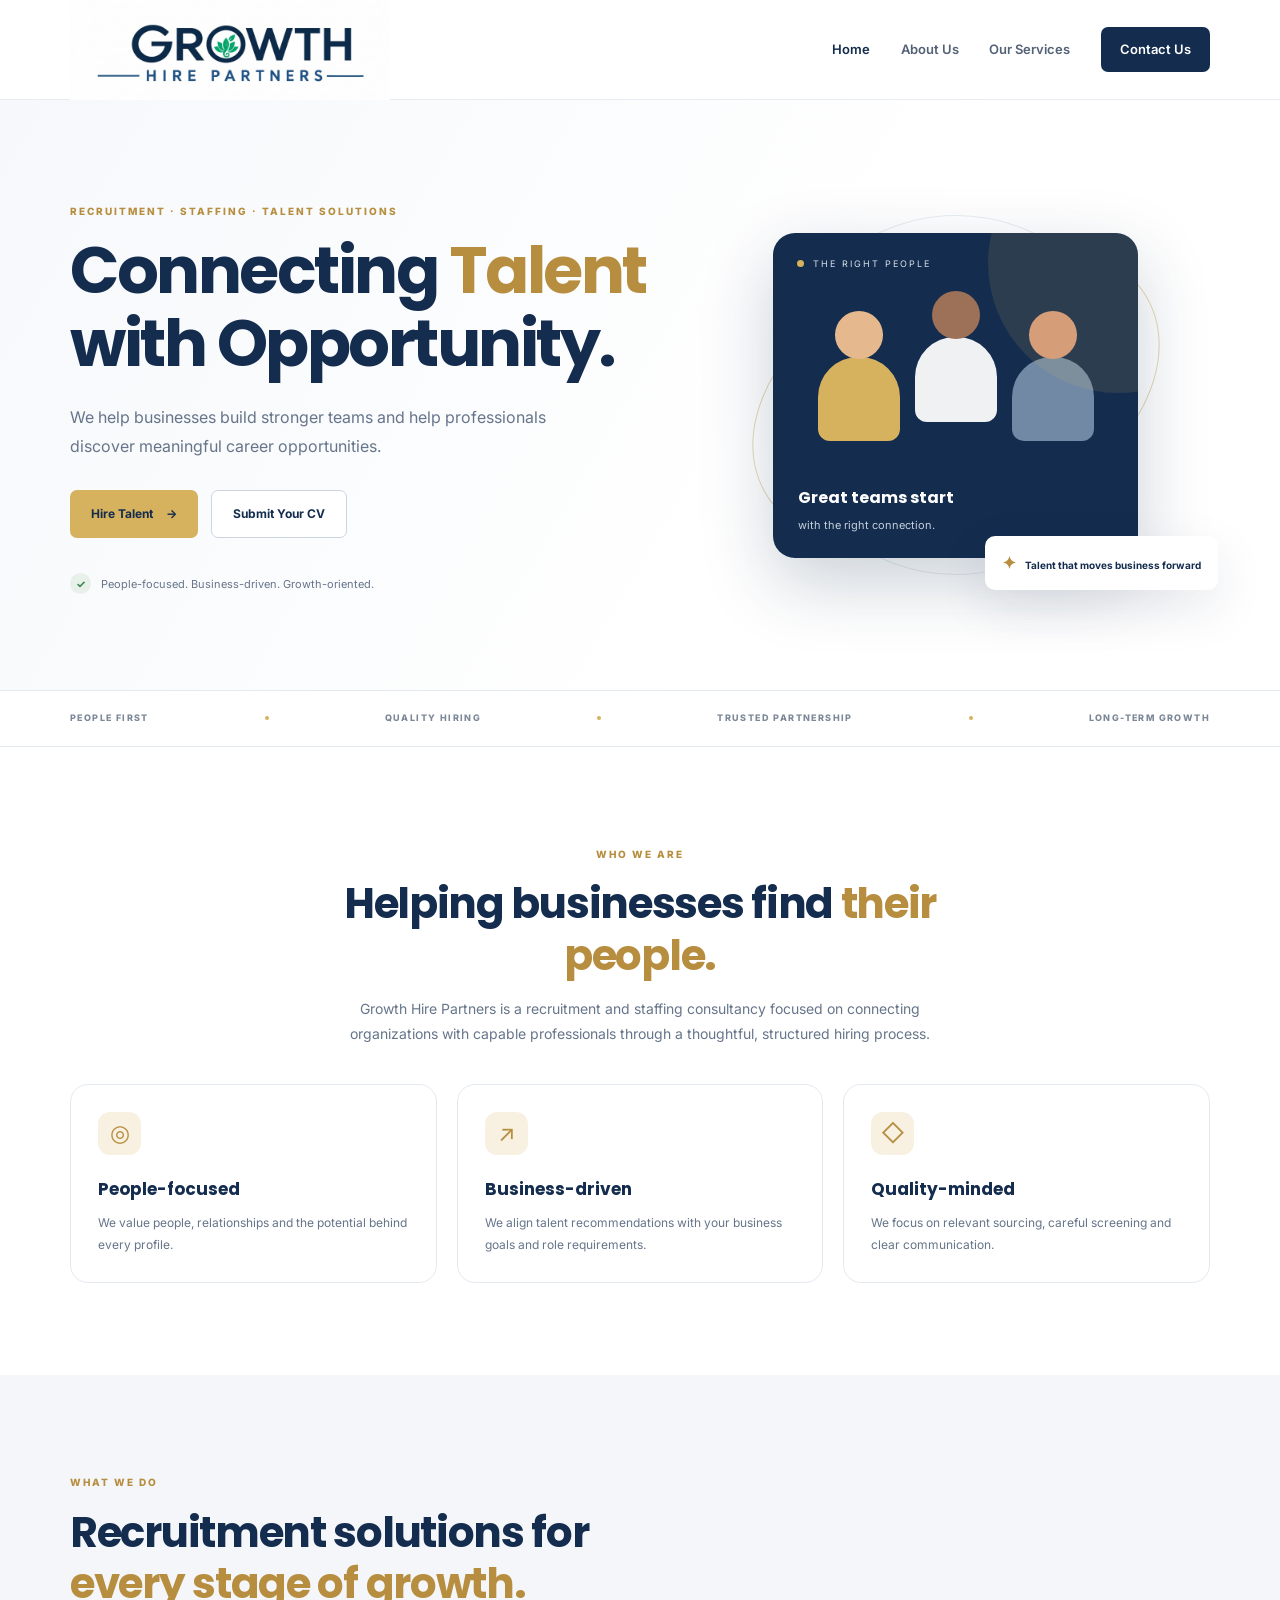
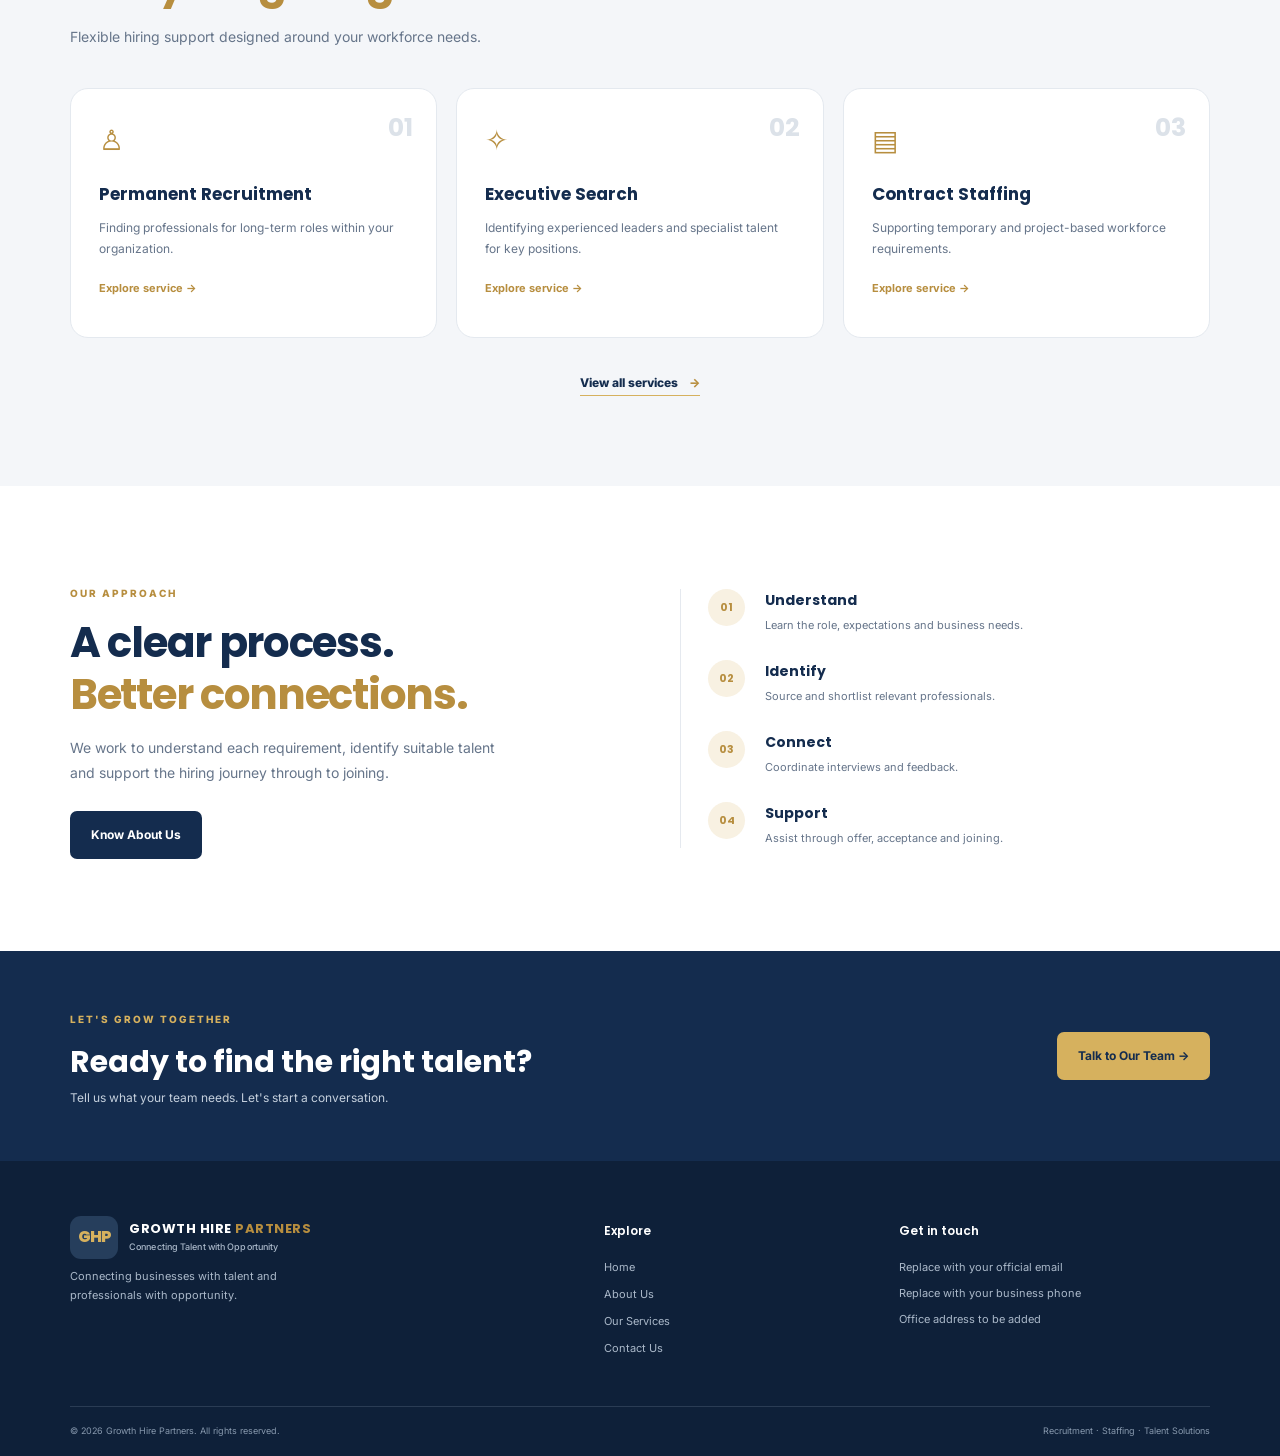
<file: index.html>
<!DOCTYPE html>
<html lang="en">
<head>
  <meta charset="UTF-8">
  <meta name="viewport" content="width=device-width, initial-scale=1.0">
  <meta name="description" content="Growth Hire Partners connects businesses with skilled professionals through recruitment and staffing solutions.">
  <title>Growth Hire Partners | Connecting Talent with Opportunity</title>
  <link rel="preconnect" href="https://fonts.googleapis.com">
  <link rel="preconnect" href="https://fonts.gstatic.com" crossorigin>
  <link href="https://fonts.googleapis.com/css2?family=Inter:wght@400;500;600;700&family=Poppins:wght@500;600;700;800&display=swap" rel="stylesheet">
  <link rel="stylesheet" href="css/style.css">
</head>
<body>
  <header class="site-header">
    <div class="container nav-wrap">
      <a class="brand" href="index.html" aria-label="Growth Hire Partners home">
    <img src="images/logo.jpg"
         alt="Growth Hire Partners Logo"
         class="brand-logo">
       </a>
      <!-- <a class="brand" href="index.html" aria-label="Growth Hire Partners home">
        <span class="brand-mark">GHP</span>
        <span class="brand-name">GROWTH HIRE <b>PARTNERS</b><small>Connecting Talent with Opportunity</small></span>
      </a> -->
      <button class="menu-toggle" id="menuToggle" aria-label="Open navigation" aria-expanded="false">☰</button>
      <nav class="main-nav" id="mainNav">
        <a class="active" href="index.html">Home</a>
        <a href="about.html">About Us</a>
        <a href="services.html">Our Services</a>
        <a class="nav-cta" href="contact.html">Contact Us</a>
      </nav>
    </div>
  </header>

  <main>
    <section class="hero">
      <div class="container hero-grid">
        <div class="hero-copy">
          <span class="eyebrow">RECRUITMENT · STAFFING · TALENT SOLUTIONS</span>
          <h1>Connecting <span>Talent</span><br>with Opportunity.</h1>
          <p>We help businesses build stronger teams and help professionals discover meaningful career opportunities.</p>
          <div class="hero-actions">
            <a class="btn btn-gold" href="contact.html#employer-form">Hire Talent <span>→</span></a>
            <a class="btn btn-outline" href="contact.html#candidate-form">Submit Your CV</a>
          </div>
          <div class="hero-proof">
            <span class="proof-icon">✓</span>
            <span>People-focused. Business-driven. Growth-oriented.</span>
          </div>
        </div>
        <div class="hero-visual">
          <div class="visual-orbit orbit-one"></div><div class="visual-orbit orbit-two"></div>
          <div class="visual-card">
            <div class="visual-top"><span class="mini-dot"></span><span>THE RIGHT PEOPLE</span></div>
            <div class="people-illustration">
              <div class="person person-a"><i></i><b></b></div>
              <div class="person person-b"><i></i><b></b></div>
              <div class="person person-c"><i></i><b></b></div>
            </div>
            <div class="visual-caption"><strong>Great teams start</strong><br><span>with the right connection.</span></div>
          </div>
          <div class="floating-note"><span>✦</span> Talent that moves business forward</div>
        </div>
      </div>
    </section>

    <section class="trust-strip">
      <div class="container trust-items">
        <span>PEOPLE FIRST</span><i></i><span>QUALITY HIRING</span><i></i><span>TRUSTED PARTNERSHIP</span><i></i><span>LONG-TERM GROWTH</span>
      </div>
    </section>

    <section class="section">
      <div class="container">
        <div class="section-heading centered">
          <span class="eyebrow">WHO WE ARE</span>
          <h2>Helping businesses find <span>their people.</span></h2>
          <p>Growth Hire Partners is a recruitment and staffing consultancy focused on connecting organizations with capable professionals through a thoughtful, structured hiring process.</p>
        </div>
        <div class="feature-grid">
          <article class="feature-card"><div class="icon-box">◎</div><h3>People-focused</h3><p>We value people, relationships and the potential behind every profile.</p></article>
          <article class="feature-card"><div class="icon-box">↗</div><h3>Business-driven</h3><p>We align talent recommendations with your business goals and role requirements.</p></article>
          <article class="feature-card"><div class="icon-box">◇</div><h3>Quality-minded</h3><p>We focus on relevant sourcing, careful screening and clear communication.</p></article>
        </div>
      </div>
    </section>

    <section class="section section-soft">
      <div class="container">
        <div class="section-heading">
          <span class="eyebrow">WHAT WE DO</span>
          <h2>Recruitment solutions for <span>every stage of growth.</span></h2>
          <p>Flexible hiring support designed around your workforce needs.</p>
        </div>
        <div class="service-grid">
          <article class="service-card"><span class="service-number">01</span><div class="service-icon">♙</div><h3>Permanent Recruitment</h3><p>Finding professionals for long-term roles within your organization.</p><a href="services.html">Explore service →</a></article>
          <article class="service-card"><span class="service-number">02</span><div class="service-icon">✧</div><h3>Executive Search</h3><p>Identifying experienced leaders and specialist talent for key positions.</p><a href="services.html">Explore service →</a></article>
          <article class="service-card"><span class="service-number">03</span><div class="service-icon">▤</div><h3>Contract Staffing</h3><p>Supporting temporary and project-based workforce requirements.</p><a href="services.html">Explore service →</a></article>
        </div>
        <div class="center-action"><a class="text-link" href="services.html">View all services <span>→</span></a></div>
      </div>
    </section>

    <section class="section">
      <div class="container split-section">
        <div>
          <span class="eyebrow">OUR APPROACH</span>
          <h2>A clear process.<br><span>Better connections.</span></h2>
          <p>We work to understand each requirement, identify suitable talent and support the hiring journey through to joining.</p>
          <a class="btn btn-dark" href="about.html">Know About Us</a>
        </div>
        <div class="process-list">
          <div class="process-item"><b>01</b><div><h3>Understand</h3><p>Learn the role, expectations and business needs.</p></div></div>
          <div class="process-item"><b>02</b><div><h3>Identify</h3><p>Source and shortlist relevant professionals.</p></div></div>
          <div class="process-item"><b>03</b><div><h3>Connect</h3><p>Coordinate interviews and feedback.</p></div></div>
          <div class="process-item"><b>04</b><div><h3>Support</h3><p>Assist through offer, acceptance and joining.</p></div></div>
        </div>
      </div>
    </section>

    <section class="cta-band">
      <div class="container cta-content"><div><span class="eyebrow light">LET'S GROW TOGETHER</span><h2>Ready to find the right talent?</h2><p>Tell us what your team needs. Let's start a conversation.</p></div><a class="btn btn-gold" href="contact.html">Talk to Our Team →</a></div>
    </section>
  </main>

  <footer class="site-footer">
    <div class="container footer-grid">
      <div><a class="brand brand-footer" href="index.html"><span class="brand-mark">GHP</span><span class="brand-name">GROWTH HIRE <b>PARTNERS</b><small>Connecting Talent with Opportunity</small></span></a><p class="footer-about">Connecting businesses with talent and professionals with opportunity.</p></div>
      <div><h4>Explore</h4><a href="index.html">Home</a><a href="about.html">About Us</a><a href="services.html">Our Services</a><a href="contact.html">Contact Us</a></div>
      <div><h4>Get in touch</h4><p>Replace with your official email</p><p>Replace with your business phone</p><p>Office address to be added</p></div>
    </div>
    <div class="container footer-bottom"><span>© <span id="year"></span> Growth Hire Partners. All rights reserved.</span><span>Recruitment · Staffing · Talent Solutions</span></div>
  </footer>
  <script src="js/main.js"></script>
</body>
</html>
</file>
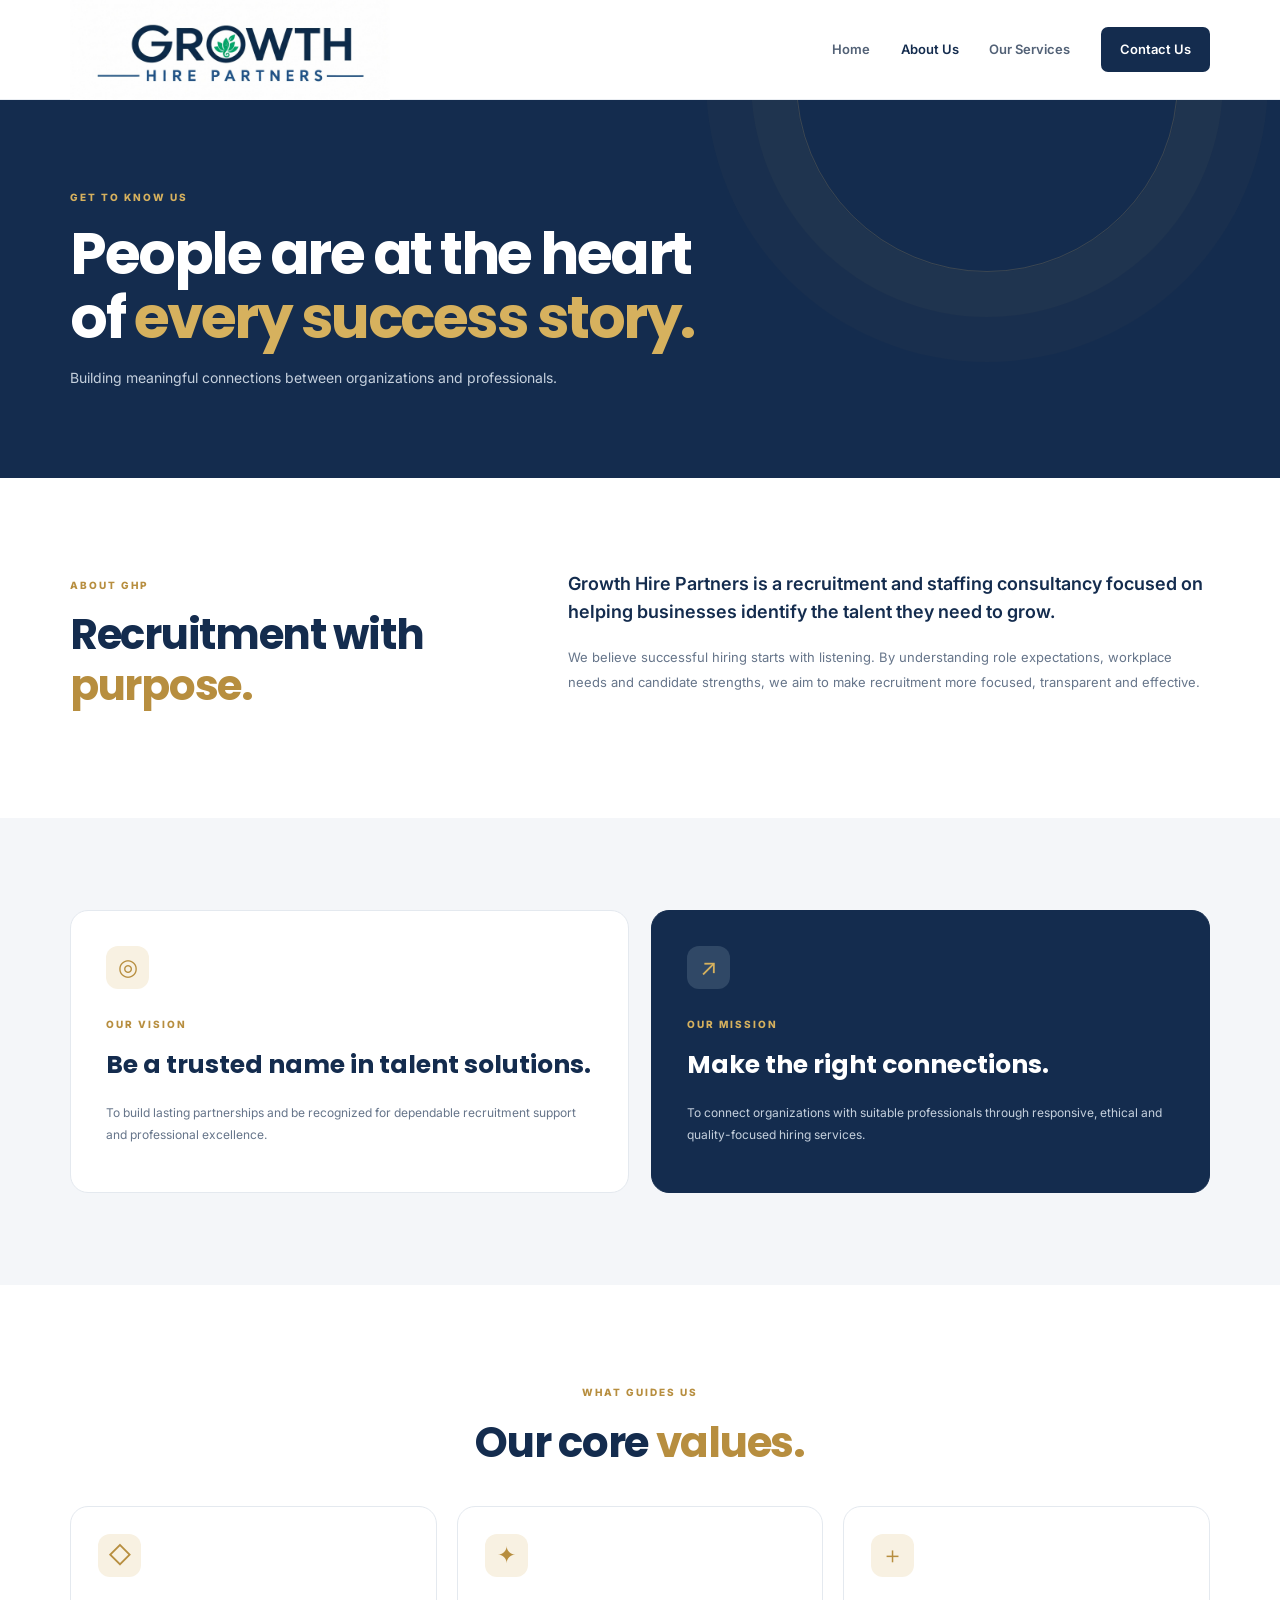
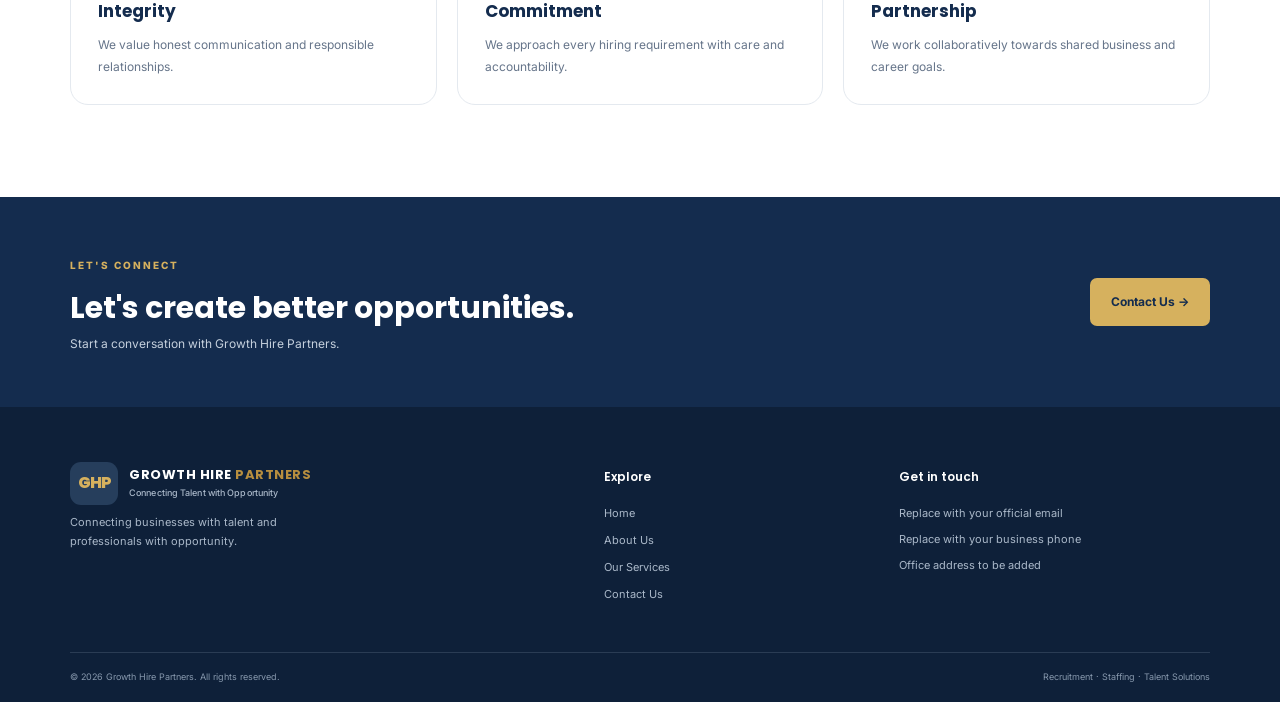
<file: about.html>
<!DOCTYPE html>
<html lang="en">
<head>
  <meta charset="UTF-8"><meta name="viewport" content="width=device-width, initial-scale=1.0">
  <meta name="description" content="Learn about Growth Hire Partners, our mission, vision and values.">
  <title>About Us | Growth Hire Partners</title>
  <link rel="preconnect" href="https://fonts.googleapis.com"><link rel="preconnect" href="https://fonts.gstatic.com" crossorigin>
  <link href="https://fonts.googleapis.com/css2?family=Inter:wght@400;500;600;700&family=Poppins:wght@500;600;700;800&display=swap" rel="stylesheet"><link rel="stylesheet" href="css/style.css">
</head>
<body>

<header class="site-header">
    <div class="container nav-wrap">

        <a class="brand" href="index.html" aria-label="Growth Hire Partners home">
            <img src="images/logo.jpg"
                 alt="Growth Hire Partners Logo"
                 class="brand-logo">
        </a>

        <button class="menu-toggle"
                id="menuToggle"
                aria-label="Open navigation"
                aria-expanded="false">☰</button>

        <nav class="main-nav" id="mainNav">
            <a href="index.html">Home</a>
            <a class="active" href="about.html">About Us</a>
            <a href="services.html">Our Services</a>
            <a class="nav-cta" href="contact.html">Contact Us</a>
        </nav>

    </div>
</header>
<main>
  <section class="page-hero"><div class="container"><span class="eyebrow light">GET TO KNOW US</span><h1>People are at the heart<br>of <span>every success story.</span></h1><p>Building meaningful connections between organizations and professionals.</p></div></section>
  <section class="section"><div class="container about-intro"><div><span class="eyebrow">ABOUT GHP</span><h2>Recruitment with <span>purpose.</span></h2></div><div><p class="lead">Growth Hire Partners is a recruitment and staffing consultancy focused on helping businesses identify the talent they need to grow.</p><p>We believe successful hiring starts with listening. By understanding role expectations, workplace needs and candidate strengths, we aim to make recruitment more focused, transparent and effective.</p></div></div></section>
  <section class="section section-soft"><div class="container values-grid"><article class="value-card"><div class="icon-box">◎</div><span class="eyebrow">OUR VISION</span><h2>Be a trusted name in talent solutions.</h2><p>To build lasting partnerships and be recognized for dependable recruitment support and professional excellence.</p></article><article class="value-card value-dark"><div class="icon-box">↗</div><span class="eyebrow light">OUR MISSION</span><h2>Make the right connections.</h2><p>To connect organizations with suitable professionals through responsive, ethical and quality-focused hiring services.</p></article></div></section>
  <section class="section"><div class="container"><div class="section-heading centered"><span class="eyebrow">WHAT GUIDES US</span><h2>Our core <span>values.</span></h2></div><div class="feature-grid"><article class="feature-card"><div class="icon-box">◇</div><h3>Integrity</h3><p>We value honest communication and responsible relationships.</p></article><article class="feature-card"><div class="icon-box">✦</div><h3>Commitment</h3><p>We approach every hiring requirement with care and accountability.</p></article><article class="feature-card"><div class="icon-box">＋</div><h3>Partnership</h3><p>We work collaboratively towards shared business and career goals.</p></article></div></div></section>
  <section class="cta-band"><div class="container cta-content"><div><span class="eyebrow light">LET'S CONNECT</span><h2>Let's create better opportunities.</h2><p>Start a conversation with Growth Hire Partners.</p></div><a class="btn btn-gold" href="contact.html">Contact Us →</a></div></section>
</main>
<footer class="site-footer"><div class="container footer-grid"><div><a class="brand brand-footer" href="index.html"><span class="brand-mark">GHP</span><span class="brand-name">GROWTH HIRE <b>PARTNERS</b><small>Connecting Talent with Opportunity</small></span></a><p class="footer-about">Connecting businesses with talent and professionals with opportunity.</p></div><div><h4>Explore</h4><a href="index.html">Home</a><a href="about.html">About Us</a><a href="services.html">Our Services</a><a href="contact.html">Contact Us</a></div><div><h4>Get in touch</h4><p>Replace with your official email</p><p>Replace with your business phone</p><p>Office address to be added</p></div></div><div class="container footer-bottom"><span>© <span id="year"></span> Growth Hire Partners. All rights reserved.</span><span>Recruitment · Staffing · Talent Solutions</span></div></footer>
<script src="js/main.js"></script></body></html>
</file>
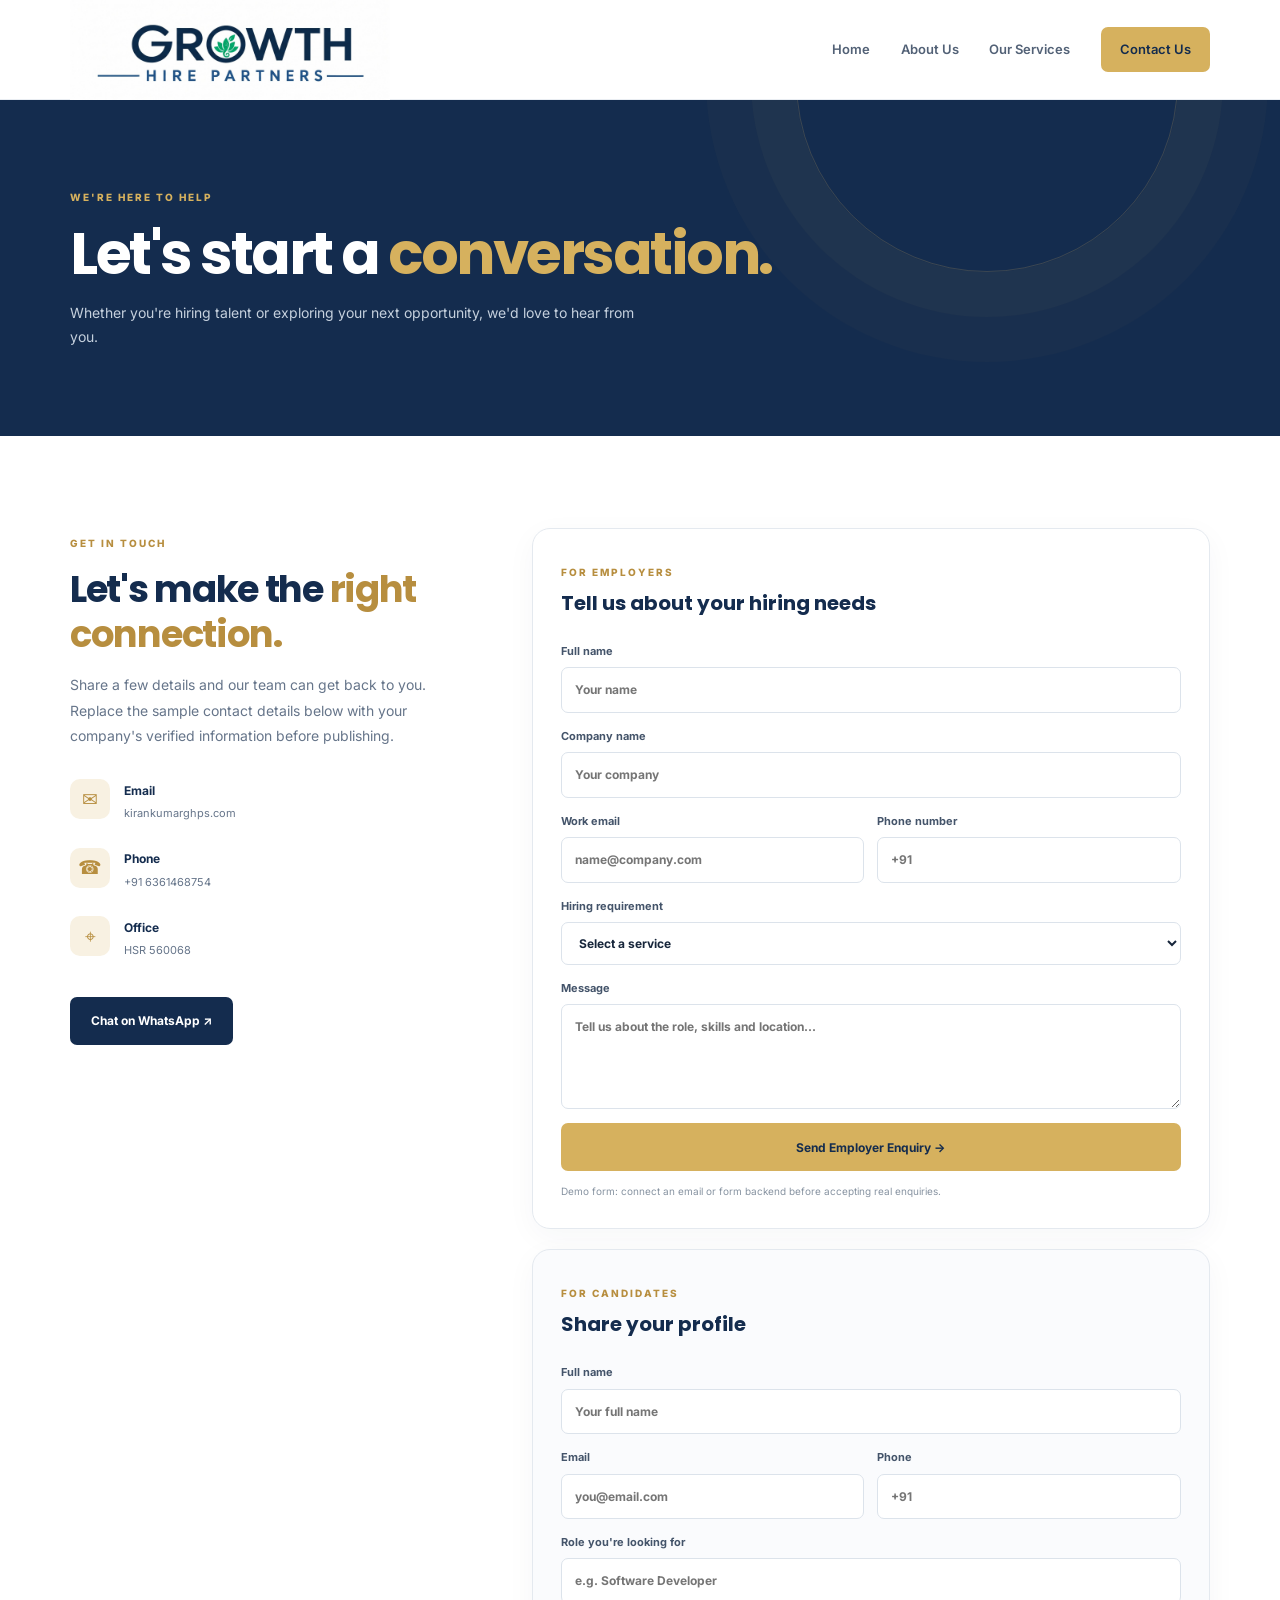
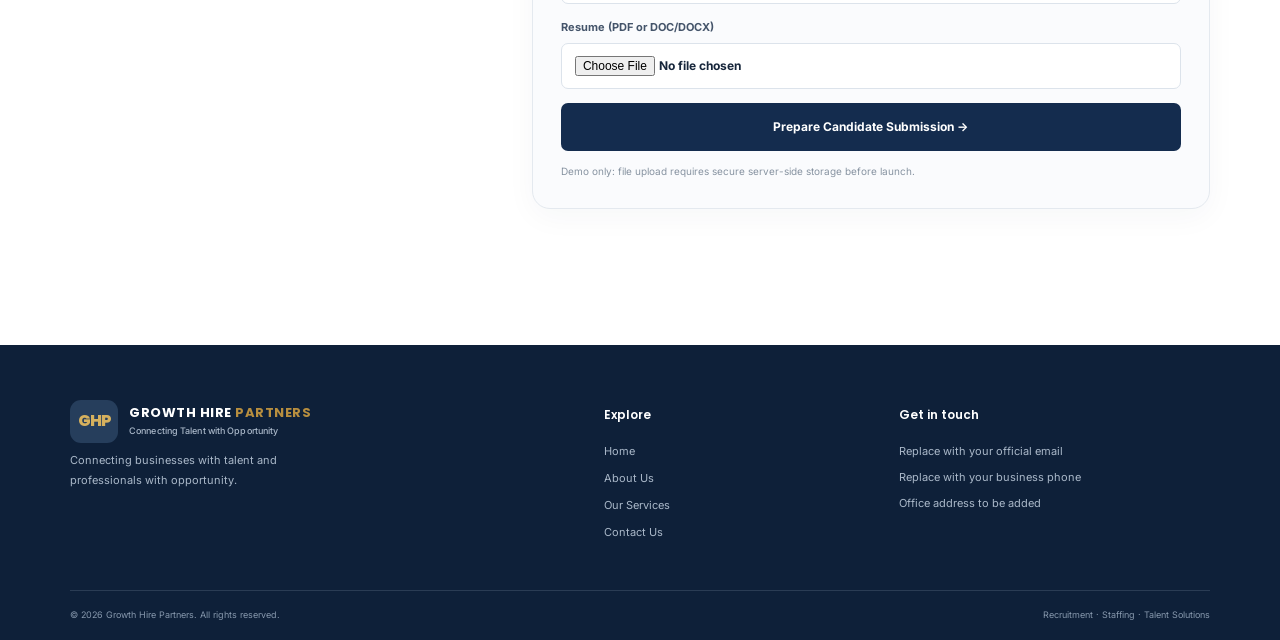
<file: contact.html>
<!DOCTYPE html>
<html lang="en">
<head>
  <meta charset="UTF-8"><meta name="viewport" content="width=device-width, initial-scale=1.0">
  <meta name="description" content="Contact Growth Hire Partners for recruitment, staffing and candidate enquiries.">
  <title>Contact Us | Growth Hire Partners</title>
  <link rel="preconnect" href="https://fonts.googleapis.com"><link rel="preconnect" href="https://fonts.gstatic.com" crossorigin>
  <link href="https://fonts.googleapis.com/css2?family=Inter:wght@400;500;600;700&family=Poppins:wght@500;600;700;800&display=swap" rel="stylesheet"><link rel="stylesheet" href="css/style.css">
</head>
<body>

<header class="site-header">
  <div class="container nav-wrap">

    <!-- New Growth Hire Partners Logo -->
    <a class="brand" href="index.html" aria-label="Growth Hire Partners home">
      <img src="images/logo.jpg"
           alt="Growth Hire Partners Logo"
           class="brand-logo">
    </a>

    <button class="menu-toggle"
            id="menuToggle"
            aria-label="Open navigation"
            aria-expanded="false">☰</button>

    <nav class="main-nav" id="mainNav">
      <a href="index.html">Home</a>
      <a href="about.html">About Us</a>
      <a href="services.html">Our Services</a>
      <a class="nav-cta active" href="contact.html">Contact Us</a>
    </nav>

  </div>
</header>
<main>
  <section class="page-hero"><div class="container"><span class="eyebrow light">WE'RE HERE TO HELP</span><h1>Let's start a <span>conversation.</span></h1><p>Whether you're hiring talent or exploring your next opportunity, we'd love to hear from you.</p></div></section>
  <section class="section"><div class="container contact-layout">
    <div class="contact-info"><span class="eyebrow">GET IN TOUCH</span><h2>Let's make the <span>right connection.</span></h2><p>Share a few details and our team can get back to you. Replace the sample contact details below with your company's verified information before publishing.</p>
      <div class="contact-detail"><span>✉</span><div><b>Email</b><p>kirankumarghps.com</p></div></div>
      <div class="contact-detail"><span>☎</span><div><b>Phone</b><p>+91 6361468754</p></div></div>
      <div class="contact-detail"><span>⌖</span><div><b>Office</b><p>HSR 560068</p></div></div>
      <a class="btn btn-dark" id="whatsappLink" href="#" target="_blank" rel="noopener">Chat on WhatsApp ↗</a>
    </div>
    <div class="forms-column">
      <form class="contact-form" id="employer-form">
        <div class="form-heading"><span class="eyebrow">FOR EMPLOYERS</span><h3>Tell us about your hiring needs</h3></div>
        <label>Full name<input type="text" name="name" placeholder="Your name" required></label>
        <label>Company name<input type="text" name="company" placeholder="Your company" required></label>
        <div class="form-row"><label>Work email<input type="email" name="email" placeholder="name@company.com" required></label><label>Phone number<input type="tel" name="phone" placeholder="+91" required></label></div>
        <label>Hiring requirement<select name="requirement" required><option value="">Select a service</option><option>Permanent Recruitment</option><option>Executive Search</option><option>Contract Staffing</option><option>Volume Hiring</option><option>Other</option></select></label>
        <label>Message<textarea name="message" rows="4" placeholder="Tell us about the role, skills and location..." required></textarea></label>
        <button class="btn btn-gold form-submit" type="submit">Send Employer Enquiry →</button>
        <p class="form-note">Demo form: connect an email or form backend before accepting real enquiries.</p>
      </form>
      <form class="contact-form candidate-form" id="candidate-form">
        <div class="form-heading"><span class="eyebrow">FOR CANDIDATES</span><h3>Share your profile</h3></div>
        <label>Full name<input type="text" name="candidateName" placeholder="Your full name" required></label>
        <div class="form-row"><label>Email<input type="email" name="candidateEmail" placeholder="you@email.com" required></label><label>Phone<input type="tel" name="candidatePhone" placeholder="+91" required></label></div>
        <label>Role you're looking for<input type="text" name="role" placeholder="e.g. Software Developer" required></label>
        <label>Resume (PDF or DOC/DOCX)<input type="file" name="resume" accept=".pdf,.doc,.docx" required></label>
        <button class="btn btn-dark form-submit" type="submit">Prepare Candidate Submission →</button>
        <p class="form-note">Demo only: file upload requires secure server-side storage before launch.</p>
      </form>
      <div class="form-message" id="formMessage" role="status" aria-live="polite"></div>
    </div>
  </div></section>
</main>
<footer class="site-footer"><div class="container footer-grid"><div><a class="brand brand-footer" href="index.html"><span class="brand-mark">GHP</span><span class="brand-name">GROWTH HIRE <b>PARTNERS</b><small>Connecting Talent with Opportunity</small></span></a><p class="footer-about">Connecting businesses with talent and professionals with opportunity.</p></div><div><h4>Explore</h4><a href="index.html">Home</a><a href="about.html">About Us</a><a href="services.html">Our Services</a><a href="contact.html">Contact Us</a></div><div><h4>Get in touch</h4><p>Replace with your official email</p><p>Replace with your business phone</p><p>Office address to be added</p></div></div><div class="container footer-bottom"><span>© <span id="year"></span> Growth Hire Partners. All rights reserved.</span><span>Recruitment · Staffing · Talent Solutions</span></div></footer>
<script src="js/main.js"></script></body></html>
</file>
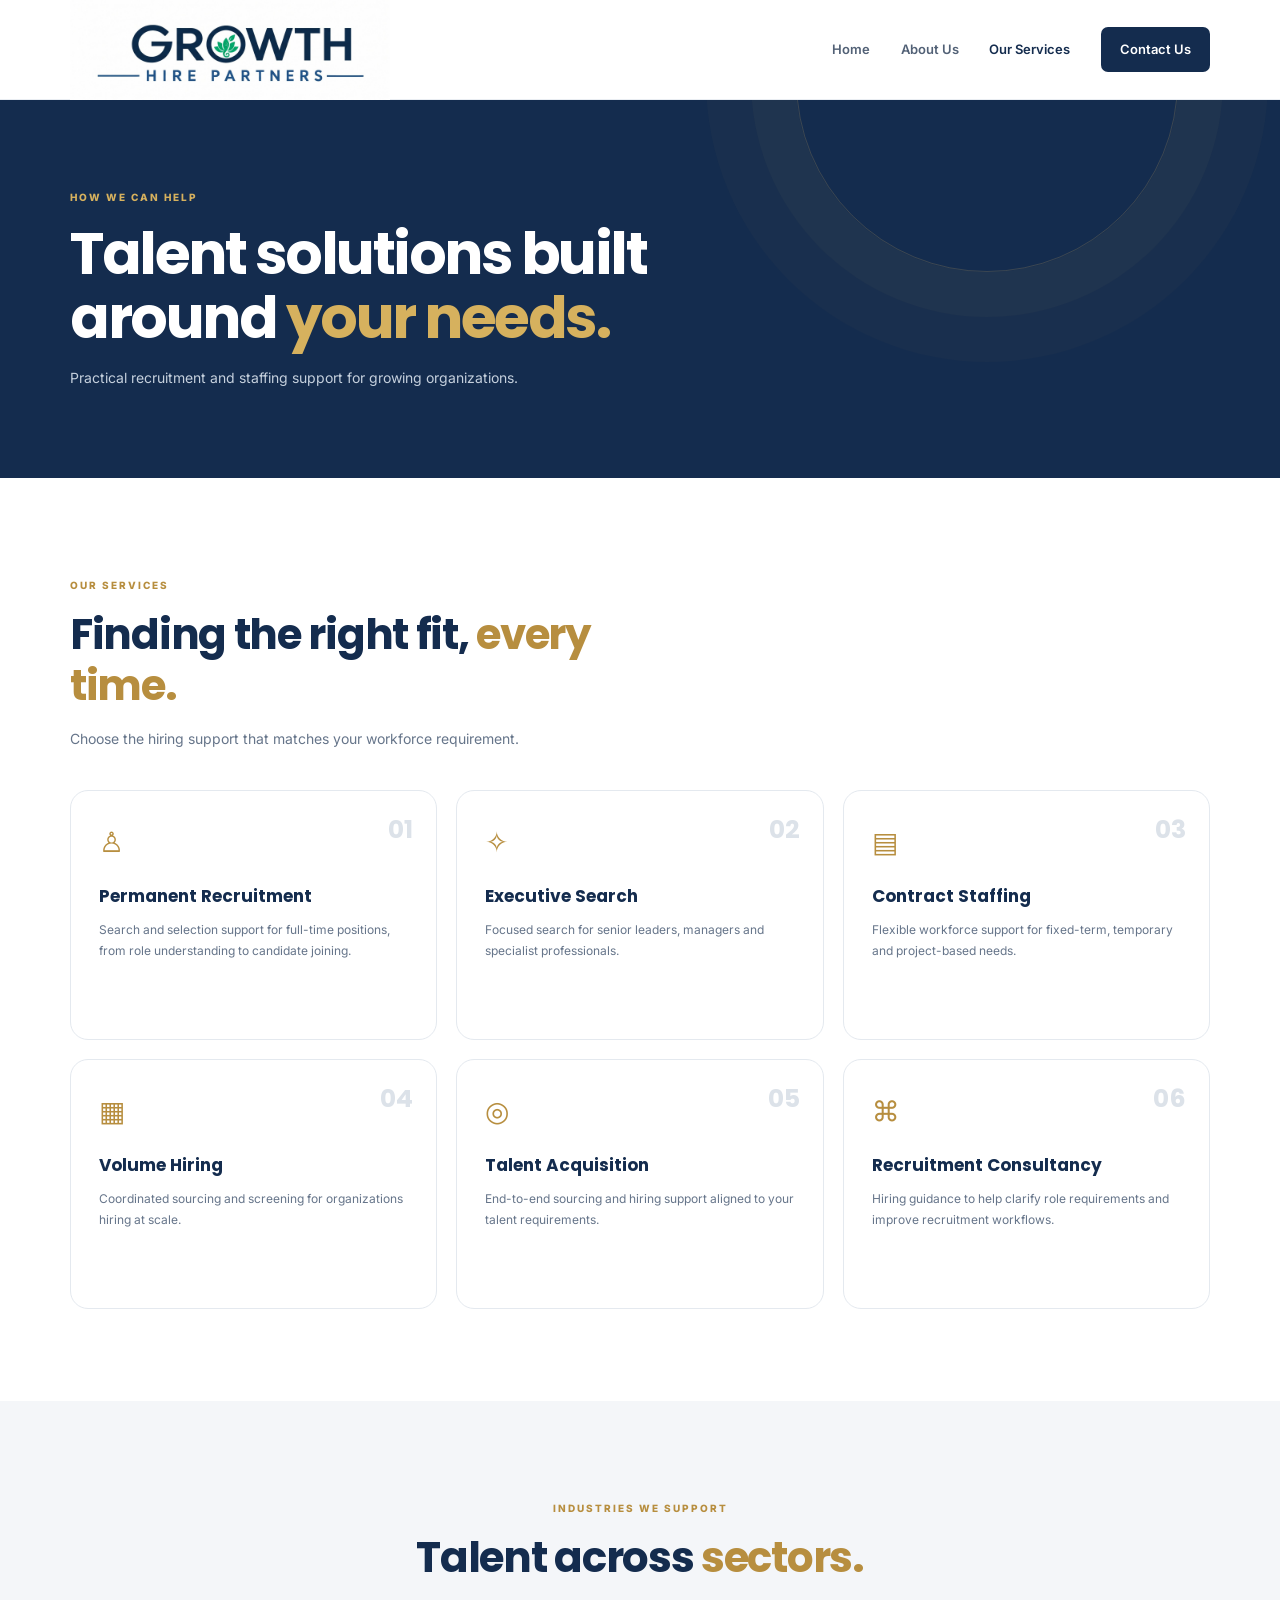
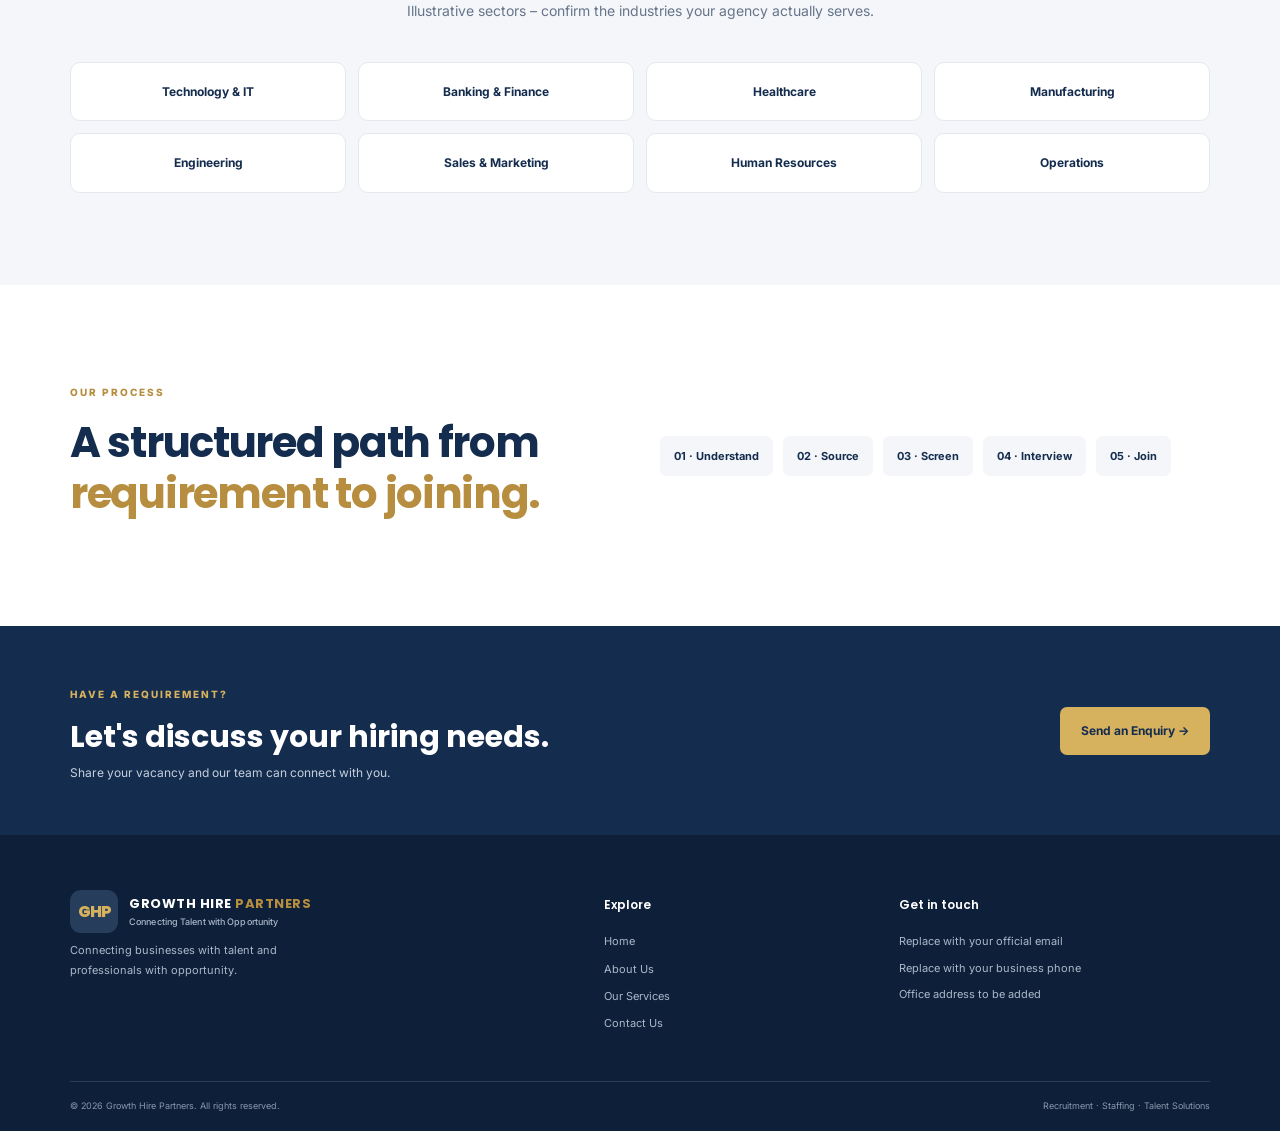
<file: services.html>
<!DOCTYPE html>
<html lang="en">
<head>
  <meta charset="UTF-8"><meta name="viewport" content="width=device-width, initial-scale=1.0">
  <meta name="description" content="Explore recruitment, executive search, staffing and talent acquisition services from Growth Hire Partners.">
  <title>Our Services | Growth Hire Partners</title>
  <link rel="preconnect" href="https://fonts.googleapis.com"><link rel="preconnect" href="https://fonts.gstatic.com" crossorigin>
  <link href="https://fonts.googleapis.com/css2?family=Inter:wght@400;500;600;700&family=Poppins:wght@500;600;700;800&display=swap" rel="stylesheet"><link rel="stylesheet" href="css/style.css">
</head>
<body>

<header class="site-header">
  <div class="container nav-wrap">

    <!-- Growth Hire Partners Logo -->
    <a class="brand" href="index.html" aria-label="Growth Hire Partners home">
      <img src="images/logo.jpg"
           alt="Growth Hire Partners Logo"
           class="brand-logo">
    </a>

    <button class="menu-toggle"
            id="menuToggle"
            aria-label="Open navigation"
            aria-expanded="false">☰</button>

    <nav class="main-nav" id="mainNav">
      <a href="index.html">Home</a>
      <a href="about.html">About Us</a>
      <a class="active" href="services.html">Our Services</a>
      <a class="nav-cta" href="contact.html">Contact Us</a>
    </nav>

  </div>
</header>
<main>
  <section class="page-hero"><div class="container"><span class="eyebrow light">HOW WE CAN HELP</span><h1>Talent solutions built<br>around <span>your needs.</span></h1><p>Practical recruitment and staffing support for growing organizations.</p></div></section>
  <section class="section"><div class="container"><div class="section-heading"><span class="eyebrow">OUR SERVICES</span><h2>Finding the right fit, <span>every time.</span></h2><p>Choose the hiring support that matches your workforce requirement.</p></div><div class="service-grid service-grid-six">
    <article class="service-card"><span class="service-number">01</span><div class="service-icon">♙</div><h3>Permanent Recruitment</h3><p>Search and selection support for full-time positions, from role understanding to candidate joining.</p></article>
    <article class="service-card"><span class="service-number">02</span><div class="service-icon">✧</div><h3>Executive Search</h3><p>Focused search for senior leaders, managers and specialist professionals.</p></article>
    <article class="service-card"><span class="service-number">03</span><div class="service-icon">▤</div><h3>Contract Staffing</h3><p>Flexible workforce support for fixed-term, temporary and project-based needs.</p></article>
    <article class="service-card"><span class="service-number">04</span><div class="service-icon">▦</div><h3>Volume Hiring</h3><p>Coordinated sourcing and screening for organizations hiring at scale.</p></article>
    <article class="service-card"><span class="service-number">05</span><div class="service-icon">◎</div><h3>Talent Acquisition</h3><p>End-to-end sourcing and hiring support aligned to your talent requirements.</p></article>
    <article class="service-card"><span class="service-number">06</span><div class="service-icon">⌘</div><h3>Recruitment Consultancy</h3><p>Hiring guidance to help clarify role requirements and improve recruitment workflows.</p></article>
  </div></div></section>
  <section class="section section-soft"><div class="container"><div class="section-heading centered"><span class="eyebrow">INDUSTRIES WE SUPPORT</span><h2>Talent across <span>sectors.</span></h2><p>Illustrative sectors – confirm the industries your agency actually serves.</p></div><div class="industry-grid"><div>Technology & IT</div><div>Banking & Finance</div><div>Healthcare</div><div>Manufacturing</div><div>Engineering</div><div>Sales & Marketing</div><div>Human Resources</div><div>Operations</div></div></div></section>
  <section class="section"><div class="container process-banner"><div><span class="eyebrow">OUR PROCESS</span><h2>A structured path from <span>requirement to joining.</span></h2></div><div class="process-steps"><span>01 · Understand</span><span>02 · Source</span><span>03 · Screen</span><span>04 · Interview</span><span>05 · Join</span></div></div></section>
  <section class="cta-band"><div class="container cta-content"><div><span class="eyebrow light">HAVE A REQUIREMENT?</span><h2>Let's discuss your hiring needs.</h2><p>Share your vacancy and our team can connect with you.</p></div><a class="btn btn-gold" href="contact.html#employer-form">Send an Enquiry →</a></div></section>
</main>
<footer class="site-footer"><div class="container footer-grid"><div><a class="brand brand-footer" href="index.html"><span class="brand-mark">GHP</span><span class="brand-name">GROWTH HIRE <b>PARTNERS</b><small>Connecting Talent with Opportunity</small></span></a><p class="footer-about">Connecting businesses with talent and professionals with opportunity.</p></div><div><h4>Explore</h4><a href="index.html">Home</a><a href="about.html">About Us</a><a href="services.html">Our Services</a><a href="contact.html">Contact Us</a></div><div><h4>Get in touch</h4><p>Replace with your official email</p><p>Replace with your business phone</p><p>Office address to be added</p></div></div><div class="container footer-bottom"><span>© <span id="year"></span> Growth Hire Partners. All rights reserved.</span><span>Recruitment · Staffing · Talent Solutions</span></div></footer>
<script src="js/main.js"></script></body></html>
</file>
<file: css/style.css>
:root{
  --navy:#142c4e;--navy-2:#1c3c63;--gold:#d6b15e;--gold-dark:#b78e3f;
  --ink:#17263b;--muted:#66758a;--soft:#f4f6f9;--white:#fff;--line:#e4e9ef;
  --shadow:0 18px 50px rgba(20,44,78,.10);--radius:18px;
}
*{box-sizing:border-box}html{scroll-behavior:smooth}body{margin:0;font-family:Inter,Arial,sans-serif;color:var(--ink);line-height:1.65;background:#fff}a{color:inherit;text-decoration:none}button,input,textarea,select{font:inherit}.container{width:min(1140px,calc(100% - 40px));margin-inline:auto}
.site-header{height:84px;background:#fff;position:sticky;top:0;z-index:50;border-bottom:1px solid rgba(228,233,239,.8)}.nav-wrap{height:100%;display:flex;align-items:center;justify-content:space-between}.brand{display:flex;align-items:center;gap:11px}.brand-mark{height:43px;width:48px;border-radius:11px;background:var(--navy);color:var(--gold);display:grid;place-items:center;font-family:Poppins,sans-serif;font-weight:800;letter-spacing:-1px}.brand-name{font:700 13px/1.25 Poppins,sans-serif;letter-spacing:.5px;color:var(--navy)}.brand-name b{color:var(--gold-dark)}.brand-name small{display:block;font:500 9px/1.5 Inter,sans-serif;letter-spacing:.1px;color:var(--muted);margin-top:3px}.main-nav{display:flex;align-items:center;gap:34px}.main-nav a{font-size:13px;font-weight:600;color:#526176;transition:.2s}.main-nav a:hover,.main-nav a.active{color:var(--navy)}.main-nav .nav-cta{background:var(--navy);color:white;padding:12px 19px;border-radius:7px}.main-nav .nav-cta:hover,.main-nav .nav-cta.active{background:var(--gold);color:var(--navy)}.menu-toggle{display:none;background:none;border:0;font-size:26px;color:var(--navy);cursor:pointer}
.hero{background:linear-gradient(120deg,#f6f8fb 0%,#fff 62%);overflow:hidden;position:relative}.hero-grid{min-height:590px;display:grid;grid-template-columns:1.08fr .92fr;align-items:center;gap:35px;padding-block:75px}.eyebrow{font-size:10px;letter-spacing:2px;font-weight:800;color:var(--gold-dark);display:inline-block;margin-bottom:16px}.eyebrow.light{color:var(--gold)}h1,h2,h3,h4,p{margin-top:0}h1,h2,h3{font-family:Poppins,Inter,sans-serif}h1{font-size:clamp(42px,5.2vw,65px);line-height:1.12;letter-spacing:-2.5px;color:var(--navy);margin-bottom:22px}h1 span,h2 span{color:var(--gold-dark)}.hero-copy>p{font-size:16px;color:var(--muted);max-width:510px;line-height:1.8;margin-bottom:30px}.hero-actions{display:flex;gap:13px;flex-wrap:wrap}.btn{min-height:48px;padding:13px 21px;border:0;border-radius:7px;display:inline-flex;align-items:center;justify-content:center;gap:13px;font-size:12px;font-weight:700;cursor:pointer;transition:transform .2s,background .2s}.btn:hover{transform:translateY(-2px)}.btn-gold{background:var(--gold);color:var(--navy)}.btn-gold:hover{background:#e3c477}.btn-outline{border:1px solid #ccd5df;color:var(--navy);background:white}.btn-dark{background:var(--navy);color:#fff}.hero-proof{display:flex;align-items:center;gap:10px;margin-top:35px;font-size:11px;color:var(--muted)}.proof-icon{height:21px;width:21px;border-radius:50%;background:#e8f1e9;color:#39834d;display:grid;place-items:center;font-weight:bold}
.hero-visual{height:410px;position:relative;display:grid;place-items:center}.visual-orbit{position:absolute;border:1px solid #e5d7b5;border-radius:50%;transform:rotate(-25deg)}.orbit-one{width:430px;height:280px}.orbit-two{width:360px;height:360px;border-color:#e8edf2}.visual-card{position:relative;width:min(365px,85%);height:325px;background:var(--navy);border-radius:22px;box-shadow:0 25px 70px rgba(20,44,78,.22);padding:24px;color:white;overflow:hidden}.visual-card:after{content:"";position:absolute;width:260px;height:260px;border-radius:50%;background:rgba(214,177,94,.12);right:-110px;top:-100px}.visual-top{font-size:9px;letter-spacing:2px;color:#d9e0e9;display:flex;gap:9px;align-items:center}.mini-dot{height:7px;width:7px;background:var(--gold);border-radius:50%}.people-illustration{height:170px;display:flex;justify-content:center;align-items:end;gap:15px;position:relative}.person{height:130px;width:82px;position:relative;display:flex;align-items:center;flex-direction:column}.person i{width:48px;height:48px;border-radius:50%;background:#e5b98d;display:block;z-index:2}.person b{width:82px;height:85px;border-radius:40px 40px 12px 12px;background:#d6b15e;display:block;margin-top:-2px}.person-b{height:150px}.person-b i{background:#9d7058}.person-b b{background:#f0f1f3}.person-c i{background:#d59d78}.person-c b{background:#7189a5}.visual-caption{position:absolute;bottom:20px;left:25px;font-family:Poppins,sans-serif;font-size:16px}.visual-caption span{font:11px Inter,sans-serif;color:#c5d0dd}.floating-note{position:absolute;bottom:10px;right:-8px;background:white;padding:13px 17px;border-radius:10px;box-shadow:var(--shadow);font-size:10px;font-weight:700;color:var(--navy)}.floating-note span{color:var(--gold-dark);font-size:17px;margin-right:7px}
.trust-strip{border-block:1px solid var(--line);padding:20px 0}.trust-items{display:flex;align-items:center;justify-content:space-between;gap:15px;color:#7d8998;font-size:9px;font-weight:800;letter-spacing:1.4px}.trust-items i{height:4px;width:4px;border-radius:50%;background:var(--gold)}
.section{padding:92px 0}.section-soft{background:var(--soft)}.section-heading{max-width:620px;margin-bottom:38px}.section-heading.centered{text-align:center;margin-inline:auto}.section-heading h2,.split-section h2,.about-intro h2,.contact-info h2,.process-banner h2{font-size:clamp(30px,3.4vw,42px);line-height:1.22;letter-spacing:-1.3px;color:var(--navy);margin-bottom:15px}.section-heading p,.split-section p,.contact-info>p{color:var(--muted);font-size:14px;line-height:1.8}.feature-grid{display:grid;grid-template-columns:repeat(3,1fr);gap:20px}.feature-card,.service-card,.value-card{background:#fff;border:1px solid var(--line);border-radius:var(--radius);padding:27px;transition:.25s}.feature-card:hover,.service-card:hover{transform:translateY(-5px);box-shadow:var(--shadow)}.icon-box{width:43px;height:43px;border-radius:12px;background:#f8f1e2;color:var(--gold-dark);display:grid;place-items:center;font-size:23px;margin-bottom:20px}.feature-card h3,.service-card h3{font-size:17px;color:var(--navy);margin-bottom:9px}.feature-card p,.service-card p{font-size:12px;color:var(--muted);line-height:1.8;margin-bottom:0}
.service-grid{display:grid;grid-template-columns:repeat(3,1fr);gap:19px}.service-card{position:relative;padding:28px;min-height:250px}.service-number{position:absolute;right:23px;top:20px;color:#dce2e9;font:700 25px Poppins}.service-icon{font-size:28px;color:var(--gold-dark);margin-bottom:17px}.service-card a{display:inline-block;margin-top:19px;color:var(--gold-dark);font-size:11px;font-weight:700}.center-action{text-align:center;margin-top:30px}.text-link{font-size:12px;color:var(--navy);font-weight:800;border-bottom:1px solid var(--gold);padding-bottom:5px}.text-link span{color:var(--gold-dark);margin-left:8px}
.split-section{display:grid;grid-template-columns:1fr 1fr;gap:80px;align-items:center}.split-section>div:first-child p{max-width:430px;margin-bottom:26px}.process-list{border-left:1px solid #e5e9ef;padding-left:27px}.process-item{display:flex;gap:20px;margin-bottom:24px}.process-item:last-child{margin-bottom:0}.process-item>b{width:37px;height:37px;flex:none;border-radius:50%;background:#f8f1e2;color:var(--gold-dark);display:grid;place-items:center;font:700 11px Poppins}.process-item h3{font-size:14px;margin:0 0 4px;color:var(--navy)}.process-item p{font-size:11px;margin:0;color:var(--muted)}
.cta-band{background:var(--navy);padding:53px 0;color:white}.cta-content{display:flex;justify-content:space-between;align-items:center;gap:25px}.cta-content h2{font-size:30px;line-height:1.2;margin-bottom:8px}.cta-content p{color:#c5d0dd;font-size:12px;margin:0}
.site-footer{background:#0e2039;color:#d5deea;padding:55px 0 0}.footer-grid{display:grid;grid-template-columns:2fr 1fr 1.3fr;gap:55px;padding-bottom:40px}.brand-footer .brand-mark{background:#263e5c}.brand-footer .brand-name{color:#fff}.brand-footer .brand-name small{color:#aab8c9}.footer-about{max-width:270px;margin-top:18px;color:#aab8c9;font-size:11px;line-height:1.8}.site-footer h4{font:600 12px Poppins;color:#fff;margin:6px 0 18px}.site-footer .footer-grid>div>a:not(.brand){display:block;font-size:11px;color:#aab8c9;margin:9px 0}.site-footer p{font-size:11px;color:#aab8c9;margin:8px 0}.footer-bottom{border-top:1px solid #2a3c54;padding:17px 0;display:flex;justify-content:space-between;gap:15px;color:#8798ad;font-size:9px}
.page-hero{background:var(--navy);padding:82px 0 88px;color:white;position:relative;overflow:hidden}.page-hero:after{content:"";position:absolute;width:380px;height:380px;border:1px solid rgba(214,177,94,.2);border-radius:50%;right:8%;top:-210px;box-shadow:0 0 0 45px rgba(214,177,94,.03),0 0 0 90px rgba(214,177,94,.025)}.page-hero h1{color:white;font-size:clamp(38px,5vw,58px);margin-bottom:15px}.page-hero h1 span{color:var(--gold)}.page-hero p{max-width:570px;color:#c5d0dd;font-size:14px;margin:0}.about-intro{display:grid;grid-template-columns:.8fr 1.2fr;gap:70px;align-items:start}.about-intro p{font-size:13px;color:var(--muted);line-height:1.9}.about-intro .lead{font-size:18px;color:var(--navy);font-weight:600;line-height:1.6}.values-grid{display:grid;grid-template-columns:1fr 1fr;gap:22px}.value-card{padding:35px}.value-card h2{font-size:25px;line-height:1.3;color:var(--navy)}.value-card p{font-size:12px;color:var(--muted);line-height:1.8}.value-dark{background:var(--navy);border-color:var(--navy)}.value-dark h2{color:#fff}.value-dark p{color:#c5d0dd}.value-dark .icon-box{background:#304866;color:var(--gold)}
.service-grid-six{grid-template-columns:repeat(3,1fr)}.industry-grid{display:grid;grid-template-columns:repeat(4,1fr);gap:12px}.industry-grid div{background:#fff;border:1px solid var(--line);padding:19px 13px;text-align:center;border-radius:10px;color:var(--navy);font-size:12px;font-weight:700}.process-banner{display:grid;grid-template-columns:1fr 1fr;align-items:center;gap:40px}.process-steps{display:flex;flex-wrap:wrap;gap:10px}.process-steps span{padding:11px 14px;background:var(--soft);border-radius:7px;color:var(--navy);font-size:11px;font-weight:700}
.contact-layout{display:grid;grid-template-columns:.75fr 1.25fr;gap:55px;align-items:start}.contact-info h2{font-size:37px}.contact-info>p{margin-bottom:28px}.contact-detail{display:flex;gap:14px;align-items:center;margin:22px 0}.contact-detail>span{height:40px;width:40px;border-radius:10px;background:#f8f1e2;color:var(--gold-dark);display:grid;place-items:center;font-size:19px}.contact-detail b{font-size:12px;color:var(--navy)}.contact-detail p{font-size:11px;color:var(--muted);margin:2px 0 0}.contact-info .btn{margin-top:15px}.forms-column{display:grid;gap:20px}.contact-form{border:1px solid var(--line);border-radius:var(--radius);padding:28px;box-shadow:0 8px 30px rgba(20,44,78,.04)}.form-heading h3{font-size:20px;color:var(--navy);margin-bottom:22px}.form-heading .eyebrow{margin-bottom:7px}.contact-form label{display:block;font-size:11px;font-weight:700;color:#44546a;margin-bottom:14px}.contact-form input,.contact-form textarea,.contact-form select{display:block;width:100%;margin-top:7px;border:1px solid #dce3eb;border-radius:7px;padding:12px 13px;color:var(--ink);font-size:12px;outline:none;background:#fff}.contact-form input:focus,.contact-form textarea:focus,.contact-form select:focus{border-color:var(--gold-dark);box-shadow:0 0 0 3px rgba(214,177,94,.13)}.contact-form textarea{resize:vertical}.form-row{display:grid;grid-template-columns:1fr 1fr;gap:13px}.form-submit{width:100%}.form-note{font-size:10px;color:#8793a1;margin:12px 0 0}.form-message{font-size:12px;color:var(--navy);padding:12px 0}.candidate-form{background:#fafbfd}
@media(max-width:800px){.main-nav{gap:18px}.hero-grid{grid-template-columns:1fr 1fr}.hero-visual{transform:scale(.9)}.split-section{gap:35px}.contact-layout{gap:30px}.footer-grid{gap:25px}}
@media(max-width:650px){.container{width:min(100% - 32px,540px)}.site-header{height:72px}.menu-toggle{display:block}.main-nav{display:none;position:absolute;top:71px;left:0;right:0;background:#fff;padding:18px 22px 23px;box-shadow:0 15px 25px rgba(20,44,78,.1);flex-direction:column;align-items:stretch;gap:0}.main-nav.open{display:flex}.main-nav a{padding:12px 4px}.main-nav .nav-cta{text-align:center;margin-top:8px}.hero-grid{grid-template-columns:1fr;padding-block:62px 35px;gap:5px}.hero-copy{text-align:left}.hero-copy>p{font-size:14px}.hero-visual{height:340px;transform:scale(.88);margin-top:-5px}.trust-items{flex-wrap:wrap;justify-content:center;line-height:2.2}.trust-items i{display:none}.section{padding:65px 0}.feature-grid,.service-grid,.service-grid-six{grid-template-columns:1fr}.feature-card,.service-card{padding:23px}.split-section,.about-intro,.values-grid,.process-banner,.contact-layout{grid-template-columns:1fr;gap:30px}.split-section{gap:35px}.cta-content{align-items:flex-start;flex-direction:column}.cta-content h2{font-size:25px}.footer-grid{grid-template-columns:1fr 1fr;gap:30px}.footer-grid>div:first-child{grid-column:1/-1}.footer-bottom{flex-direction:column}.page-hero{padding:65px 0}.page-hero h1{font-size:42px}.industry-grid{grid-template-columns:repeat(2,1fr)}.form-row{grid-template-columns:1fr;gap:0}.contact-form{padding:21px}.contact-info h2{font-size:32px}}
@media(prefers-reduced-motion:reduce){html{scroll-behavior:auto}*,*:before,*:after{transition:none!important}}




.site-header {
    height: 100px;
}

.nav-wrap {
    align-items: center;
}

.brand {
    display: flex;
    align-items: center;
    flex-shrink: 0;
}

.brand-logo {
    display: block;
    width: min(320px, calc(100vw - 100px));
    height: 100px;
    object-fit: cover;
    object-position: center;
    flex-shrink: 0;
}

.main-nav {
    align-items: center;
    gap: clamp(18px, 2.4vw, 34px);
}

@media (max-width: 768px) {
    .brand-logo {
        width: min(280px, calc(100vw - 100px));
    }
}

@media (max-width: 650px) {
    .brand-logo {
        width: min(240px, calc(100vw - 100px));
    }

    .main-nav {
        top: 100px;
        gap: 0;
    }
}
</file>
